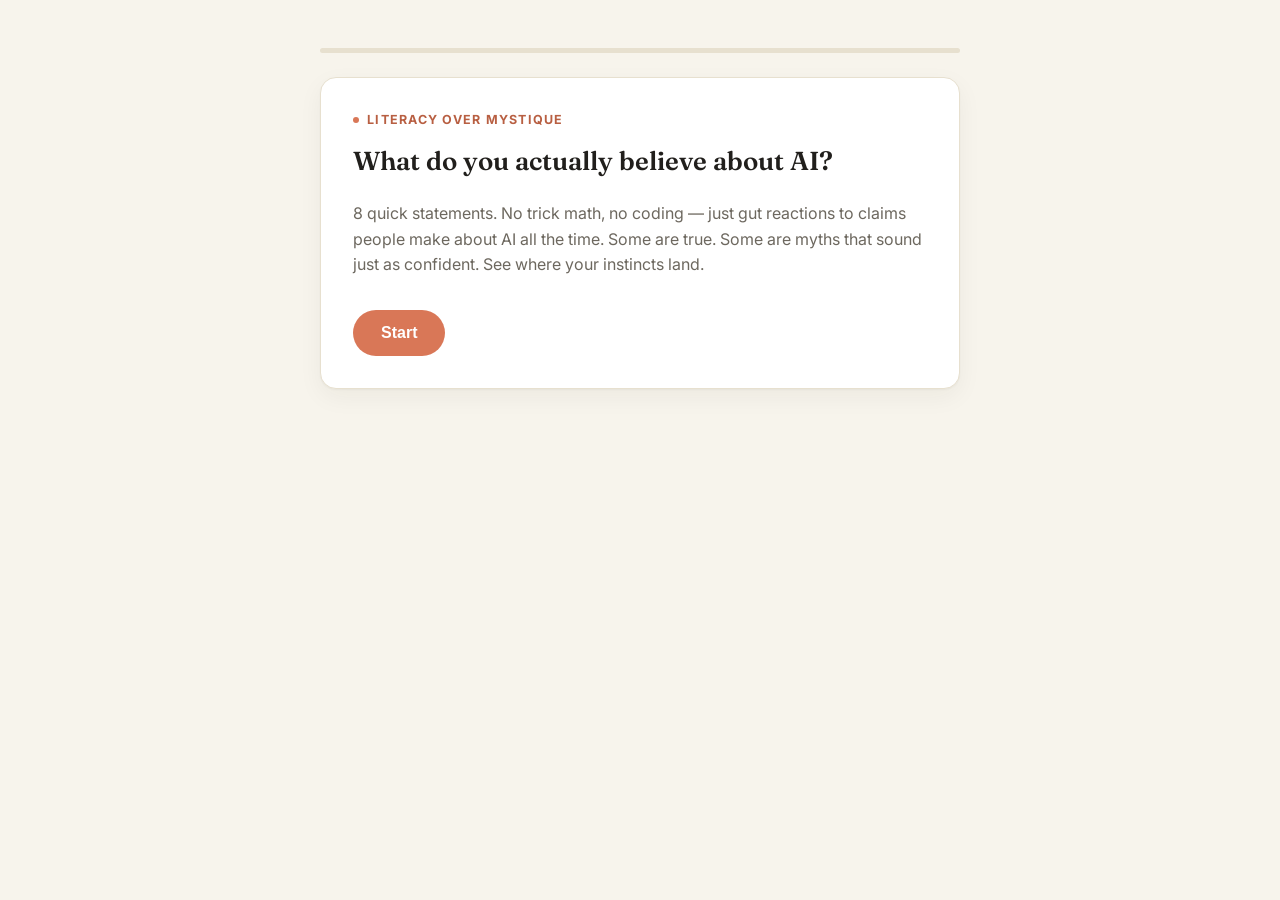
<file: ai-myths-quiz.html>
<!DOCTYPE html>
<html lang="en">
<head>
<meta charset="UTF-8">
<meta name="viewport" content="width=device-width, initial-scale=1.0">
<title>What Do You Actually Believe About AI?</title>
<link rel="preconnect" href="https://fonts.googleapis.com">
<link rel="preconnect" href="https://fonts.gstatic.com" crossorigin>
<link href="https://fonts.googleapis.com/css2?family=Fraunces:ital,opsz,wght@0,9..144,500;0,9..144,600;1,9..144,500&family=Inter:wght@400;500;600;700;800&display=swap" rel="stylesheet">
<link rel="stylesheet" href="styles.css">
</head>
<body>
<div class="quiz-page">
  <div class="quiz-shell">
    <div class="progress-track"><div class="progress-fill" id="progress" style="width:0%"></div></div>
    <div class="q-card" id="app"></div>
  </div>
</div>

<script>
// Each question: statement + two options.
// isMyth: true marks the option that is the common misconception (wrong).
const QUESTIONS = [
  {
    category: "Sentience & Understanding",
    text: "When an AI writes something that sounds heartfelt, what's actually happening?",
    options: [
      { text: "It understands the emotions involved and is drawing on something like genuine feeling to respond.", isMyth: true },
      { text: "It's predicting the most statistically fitting words based on patterns in emotional writing it was trained on — no verified inner experience involved.", isMyth: false }
    ],
    mythNote: "There's no scientific evidence that language models have subjective experience. Emotionally resonant output is a pattern-matching skill, not proof of feeling."
  },
  {
    category: "Sentience & Understanding",
    text: "If a chatbot claims to have feelings or says it's self-aware, that's meaningful evidence it actually is.",
    options: [
      { text: "Disagree — a model saying 'I feel' is just the most probable next words; it's not a report from an inner state we can verify exists.", isMyth: false },
      { text: "Agree — if it says it, and says it convincingly, that counts as real evidence.", isMyth: true }
    ],
    mythNote: "A confident first-person claim is still just generated text. Convincing phrasing isn't verification of an inner state — there's no mechanism by which we could confirm one exists."
  },
  {
    category: "Capability & Reliability",
    text: "A newer, more powerful AI model basically stops making factual mistakes — bigger just means more accurate.",
    options: [
      { text: "Agree — scale mostly solves accuracy; the biggest models are the most trustworthy.", isMyth: true },
      { text: "Disagree — bigger models are often more fluent and capable, but confident-sounding factual errors (hallucinations) haven't gone away with scale.", isMyth: false }
    ],
    mythNote: "Scale improves a lot of things, but hallucination is a structural feature of how these models generate text, not just a size problem — even top models confidently state wrong facts."
  },
  {
    category: "Capability & Reliability",
    text: "AI can reliably tell when it doesn't know something — it 'knows what it doesn't know.'",
    options: [
      { text: "Agree — it's usually good at flagging uncertainty or admitting a gap.", isMyth: true },
      { text: "Disagree — it often states wrong answers with the same confident tone as right ones, because it doesn't have a built-in sense of its own certainty.", isMyth: false }
    ],
    mythNote: "Models don't have reliable introspective access to their own confidence. Fluency and correctness are separate — and a wrong answer can sound just as sure as a right one."
  },
  {
    category: "Objectivity & Bias",
    text: "Because AI is 'just math,' its outputs are neutral and free of human bias.",
    options: [
      { text: "Agree — it's a calculation, not a person, so it can't be biased the way people are.", isMyth: true },
      { text: "Disagree — it's trained on human-generated data and reflects the patterns, gaps, and skews present in that data.", isMyth: false }
    ],
    mythNote: "The math is neutral; the training data isn't. Models inherit the biases embedded in the text they learned from, and this is a well-documented, active research problem."
  },
  {
    category: "Objectivity & Bias",
    text: "An AI gives the same quality of answer to everyone, regardless of how a question is phrased.",
    options: [
      { text: "Disagree — phrasing, framing, and specificity noticeably change the quality of what comes back; how you ask is part of what you get.", isMyth: false },
      { text: "Agree — the model, not the wording, is what determines answer quality.", isMyth: true }
    ],
    mythNote: "Prompt quality is not neutral. Vague or ambiguous phrasing gives the model more room to guess wrong about what you actually wanted."
  },
  {
    category: "How It Actually Works",
    text: "AI is continuously learning from your conversations in real time, updating its 'brain' as you chat with it.",
    options: [
      { text: "Disagree — a deployed model's core knowledge is fixed from training; it doesn't rewire itself mid-conversation, though a conversation's context does shape that one exchange.", isMyth: false },
      { text: "Agree — every conversation teaches it something new, live.", isMyth: true }
    ],
    mythNote: "A deployed model's weights are frozen — it isn't rewriting itself from your chat. What looks like 'learning' inside a conversation is the model using that conversation's context, which resets once the session ends."
  },
  {
    category: "How It Actually Works",
    text: "Modern AI mostly works by searching a giant database of pre-written answers and retrieving the closest match.",
    options: [
      { text: "Disagree — it generates new text token by token based on learned patterns; there's no database of finished answers being searched.", isMyth: false },
      { text: "Agree — somewhere there's a huge lookup table of answers it's pulling from.", isMyth: true }
    ],
    mythNote: "There's no lookup table of finished answers. The model generates each response token by token from learned patterns — ask the same question twice and the exact wording can even come out differently."
  }
];

const FOCUS_LINES = {
  "Sentience & Understanding": "focus on the difference between fluent output and felt experience — sounding emotional isn't evidence of having emotions.",
  "Capability & Reliability": "focus on how hallucination works and why fluent, confident-sounding output isn't the same thing as accurate output.",
  "Objectivity & Bias": "focus on where training data comes from — bias isn't a bug in the math, it's inherited from what the model read.",
  "How It Actually Works": "focus on the mechanics — a fixed, trained model generating text token by token, not a live-updating brain or a lookup table."
};

let step = -1; // -1 = intro
let answers = [];

const app = document.getElementById("app");
const progress = document.getElementById("progress");

function renderIntro() {
  progress.style.width = "0%";
  app.innerHTML = `
    <div class="eyebrow" style="margin-bottom:14px;">LITERACY OVER MYSTIQUE</div>
    <div class="q-text" style="font-size:26px;">What do you actually believe about AI?</div>
    <p style="color:var(--muted);font-size:16px;margin-bottom:24px;">8 quick statements. No trick math, no coding — just gut reactions to claims people make about AI all the time. Some are true. Some are myths that sound just as confident. See where your instincts land.</p>
    <button class="start-btn" id="startBtn">Start</button>
  `;
  document.getElementById("startBtn").onclick = () => { step = 0; renderQuestion(); };
}

function renderQuestion() {
  const q = QUESTIONS[step];
  progress.style.width = `${(step / QUESTIONS.length) * 100}%`;
  app.innerHTML = `
    <div class="q-meta">Question ${step + 1} of ${QUESTIONS.length} — ${q.category}</div>
    <div class="q-text">${q.text}</div>
    <div class="options">
      ${q.options.map((o, i) => `<button class="opt" data-i="${i}">${o.text}</button>`).join("")}
    </div>
  `;
  app.querySelectorAll(".opt").forEach(btn => {
    btn.onclick = () => {
      const opt = q.options[parseInt(btn.dataset.i)];
      answers.push({ category: q.category, isMyth: opt.isMyth, mythNote: q.mythNote });
      step++;
      if (step < QUESTIONS.length) renderQuestion(); else renderResults();
    };
  });
}

function renderResults() {
  progress.style.width = "100%";
  const categories = {};
  answers.forEach(a => {
    if (!categories[a.category]) categories[a.category] = { total: 0, myths: 0, notes: [] };
    categories[a.category].total++;
    if (a.isMyth) { categories[a.category].myths++; categories[a.category].notes.push(a.mythNote); }
  });
  const totalMyths = answers.filter(a => a.isMyth).length;
  const weakest = Object.entries(categories).sort((a, b) => b[1].myths - a[1].myths)[0][0];

  app.innerHTML = `
    <div class="results">
      <div class="eyebrow">YOUR RESULTS</div>
      <h2>Here's what you lean toward</h2>
      <p class="result-lede">You leaned toward ${totalMyths} of the ${QUESTIONS.length} common myths tested here. Everyone starts somewhere — the breakdown below shows exactly where.</p>
      ${Object.entries(categories).map(([cat, c]) => `
        <div class="bar-row">
          <div class="bar-label">${cat}</div>
          <div class="bar-track"><div class="bar-fill" style="width:${((c.total - c.myths) / c.total) * 100}%"></div></div>
          <div class="bar-score">${c.total - c.myths}/${c.total}</div>
        </div>
      `).join("")}
      <div class="focus-line"><strong>Where to focus:</strong> ${weakest}. ${FOCUS_LINES[weakest]}</div>
      ${Object.entries(categories).map(([cat, c]) => `
        <div class="category-block">
          <div class="cat-title">${cat}</div>
          <div class="cat-score">${c.myths} / ${c.total} myths held</div>
          ${c.notes.map(n => `<div class="myth-note">${n}</div>`).join("")}
        </div>
      `).join("")}
      <button class="retake" id="retakeBtn">Take it again</button>
    </div>
  `;
  document.getElementById("retakeBtn").onclick = () => { step = -1; answers = []; renderIntro(); };
}

renderIntro();
</script>
</body>
</html>
</file>
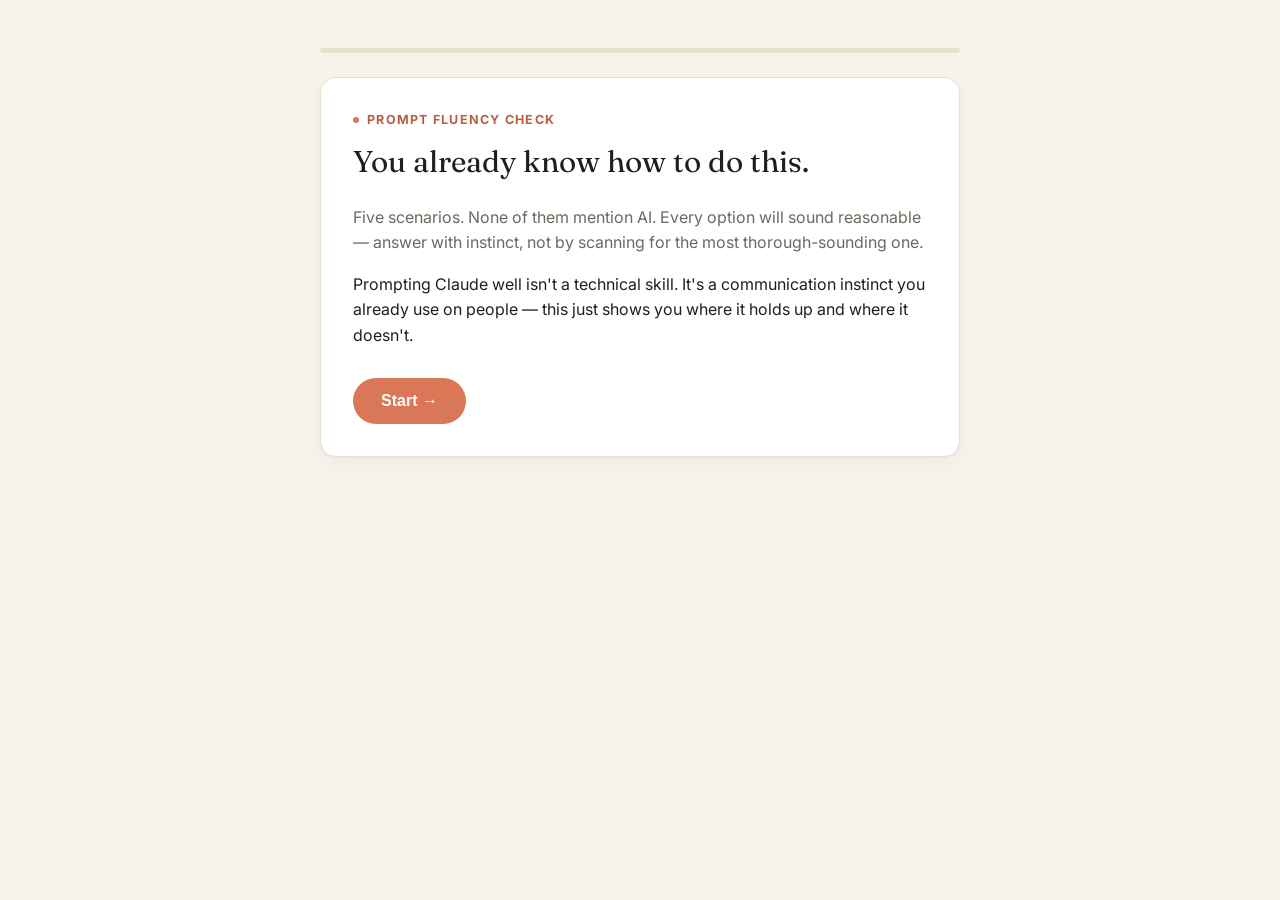
<file: fluency-quiz.html>
<!DOCTYPE html>
<html lang="en">
<head>
<meta charset="UTF-8">
<meta name="viewport" content="width=device-width, initial-scale=1.0">
<title>Prompt Fluency Check</title>
<link rel="preconnect" href="https://fonts.googleapis.com">
<link rel="preconnect" href="https://fonts.gstatic.com" crossorigin>
<link href="https://fonts.googleapis.com/css2?family=Fraunces:ital,opsz,wght@0,9..144,500;0,9..144,600;1,9..144,500&family=Inter:wght@400;500;600;700;800&display=swap" rel="stylesheet">
<link rel="stylesheet" href="styles.css">
</head>
<body>
<div class="quiz-page">
  <div class="quiz-shell">
    <div class="progress-track"><div class="progress-fill" id="progress" style="width:0%"></div></div>
    <div class="q-card" id="app"></div>
  </div>
</div>

<script>
// dim: which of the 5 dimensions this option demonstrates skilled instinct for.
// null = a common but less-calibrated choice (no credit).
const DIMENSIONS = ["Context-setting", "Specificity", "Iteration", "Audience calibration", "Goal clarity"];

const QUESTIONS = [
  {
    text: "You're delegating a task to a teammate over text, and you only have one message before they start working. What do you send?",
    options: [
      { text: "Make it good and thorough — cover as many angles as you reasonably can.", dim: null },
      { text: "Do exactly X, in Y format, due by Z.", dim: "Specificity" },
      { text: "The full project history and every doc we've discussed, so nothing gets missed.", dim: null },
      { text: "The one-sentence goal, plus the one constraint that actually matters. Go.", dim: "Goal clarity" }
    ]
  },
  {
    text: "You're briefing a tutor on what you need before a first session that's only 20 minutes long. What do you say?",
    options: [
      { text: "Start wherever seems most broken, and I'll tell you if you're off.", dim: "Iteration" },
      { text: "I'm stuck specifically on integration by parts — problems 4 and 7.", dim: "Specificity" },
      { text: "Just send me a full written explanation of everything before we talk.", dim: null },
      { text: "I want to cover the entire unit in detail so nothing is left out.", dim: null }
    ]
  },
  {
    text: "A friend asks you to look at their job application essay, then asks, \"is this good?\" What's your response?",
    options: [
      { text: "It's well-written, so it should work anywhere you send it.", dim: null },
      { text: "This paragraph flattens once it hits the second example — fix that and send it back.", dim: "Iteration" },
      { text: "Depends — is this going to a creative-industry recruiter or a finance one? That changes what \"good\" means here.", dim: "Audience calibration" },
      { text: "It's fine, but here's a full rewrite of the whole thing from scratch.", dim: null }
    ]
  },
  {
    text: "You have to give the same career update at a family dinner and at a work standup. What do you do?",
    options: [
      { text: "Give the identical, fully detailed version both times so nothing gets lost.", dim: null },
      { text: "Tell two different versions — one about what changed for us, one about what shipped.", dim: "Audience calibration" },
      { text: "Include everything that happened this month so I don't leave anything out.", dim: null },
      { text: "Decide first what the one thing is I want each audience to walk away knowing.", dim: "Goal clarity" }
    ]
  },
  {
    text: "A roommate offers to grab something from the store on their way home. You get one text to send.",
    options: [
      { text: "Some milk would be great, whatever kind, really anything works.", dim: null },
      { text: "I'm out of milk for tomorrow's breakfast — can you grab some before 9?", dim: "Context-setting" },
      { text: "Also grab snacks, and toiletries, and check if we need trash bags — anything you notice, really.", dim: null },
      { text: "Oat milk — the carton with the blue label from Trader Joe's, not the one from Target.", dim: "Specificity" }
    ]
  }
];

const ARCHETYPES = {
  "Context-setting": {
    title: "The Briefer",
    desc: "You give the why before the what — background isn't padding to you, it's what keeps the output from missing the point.",
    mapsTo: "Lead with the one piece of context that changes the answer — the deadline, the constraint, the reason it matters.",
    backfire: "Load in too much backstory and Claude spends its effort summarizing your context back to you instead of solving the actual ask."
  },
  "Specificity": {
    title: "The Precisionist",
    desc: "You'd rather name the exact constraint than describe the vibe — format, deadline, scope, spelled out, no guessing required.",
    mapsTo: "Say exactly what you want back — format, length, the one thing to avoid — instead of describing the shape of a good answer.",
    backfire: "Over-specify and you can box out a better answer than the one you asked for — sometimes the model needs room to push back on your framing."
  },
  "Iteration": {
    title: "The Iterator",
    desc: "You treat a first attempt as information, not failure — you correct with specifics instead of starting over. That's the loop good prompting actually runs on.",
    mapsTo: "Treat the first answer as a draft, not a verdict. Say exactly what's off — not just \"try again.\"",
    backfire: "When you skip framing, Claude fills the gap with a generic default — technically responsive, but not what you actually needed."
  },
  "Audience calibration": {
    title: "The Translator",
    desc: "You never send the same message twice — you already know that \"good\" depends entirely on who's receiving it.",
    mapsTo: "Prompting Claude well is audience calibration — you decide who the output is speaking to and how much it already knows.",
    backfire: "Calibrating too hard to an imagined audience can make you hedge the actual point — sometimes the clearest move is just saying the thing."
  },
  "Goal clarity": {
    title: "The Closer",
    desc: "You lead with the one thing that actually matters and cut everything else — a habit that makes both people and models finish faster.",
    mapsTo: "Decide the one thing you want the output to accomplish before you write the ask — everything else is negotiable.",
    backfire: "Compress too early and you can cut the one constraint that mattered — the detail that would have changed the whole approach."
  }
};

const POINTS_PER_HIT = 2;
const SCALE_MAX = 8;

let step = -1;
let scores = { "Context-setting": 0, "Specificity": 0, "Iteration": 0, "Audience calibration": 0, "Goal clarity": 0 };

const app = document.getElementById("app");
const progress = document.getElementById("progress");

function renderIntro() {
  progress.style.width = "0%";
  app.innerHTML = `
    <div class="eyebrow">PROMPT FLUENCY CHECK</div>
    <div class="q-text" style="font-family:var(--serif);font-weight:400;font-size:30px;">You already know how to do this.</div>
    <p style="color:var(--muted);font-size:16px;margin-bottom:8px;">Five scenarios. None of them mention AI. Every option will sound reasonable — answer with instinct, not by scanning for the most thorough-sounding one.</p>
    <p style="font-size:16px;margin-bottom:22px;">Prompting Claude well isn't a technical skill. It's a communication instinct you already use on people — this just shows you where it holds up and where it doesn't.</p>
    <button class="start-btn" id="startBtn">Start &rarr;</button>
  `;
  document.getElementById("startBtn").onclick = () => { step = 0; renderQuestion(); };
}

function renderQuestion() {
  const q = QUESTIONS[step];
  progress.style.width = `${(step / QUESTIONS.length) * 100}%`;
  app.innerHTML = `
    <div class="q-meta">Question ${step + 1} of ${QUESTIONS.length}</div>
    <div class="q-text">${q.text}</div>
    <div class="options">
      ${q.options.map((o, i) => `<button class="opt" data-i="${i}">${o.text}</button>`).join("")}
    </div>
  `;
  app.querySelectorAll(".opt").forEach(btn => {
    btn.onclick = () => {
      const opt = q.options[parseInt(btn.dataset.i)];
      if (opt.dim) scores[opt.dim] += POINTS_PER_HIT;
      step++;
      if (step < QUESTIONS.length) renderQuestion(); else renderResults();
    };
  });
}

function renderResults() {
  progress.style.width = "100%";
  const topDim = Object.entries(scores).sort((a, b) => b[1] - a[1])[0][0];
  const arc = ARCHETYPES[topDim];

  app.innerHTML = `
    <div class="results">
      <div class="eyebrow">YOUR RESULT</div>
      <h2 style="font-family:var(--serif);">${arc.title}</h2>
      <p class="result-lede">${arc.desc}</p>
      ${DIMENSIONS.map(d => `
        <div class="bar-row">
          <div class="bar-label">${d}</div>
          <div class="bar-track"><div class="bar-fill" style="width:${Math.min(scores[d], SCALE_MAX) / SCALE_MAX * 100}%"></div></div>
          <div class="bar-score">${scores[d]}/${SCALE_MAX}</div>
        </div>
      `).join("")}
      <div class="category-block">
        <div class="cat-title">Where this maps to Claude</div>
        <div class="myth-note">${arc.mapsTo}</div>
        <div class="myth-note">Prompting Claude well is audience calibration — you decide who the output is speaking to and how much it already knows.</div>
      </div>
      <div class="category-block">
        <div class="cat-title">Where this instinct backfires</div>
        <div class="myth-note" style="background:var(--accent-soft);border-left-color:var(--accent-dark);padding:12px 14px;border-left-width:3px;">${arc.backfire}</div>
      </div>
      <div class="quote">&ldquo;Purpose beats pleasure.&rdquo; &mdash; Aristotle</div>
      <p style="font-size:15px;color:var(--muted);">This tool isn't testing whether you can get a fast answer out of Claude. It's testing whether you communicate with intent — which is the actual skill, on people or on models.</p>
      <button class="retake" id="retakeBtn">Retake &rarr;</button>
      <div class="quiz-footer">
        Built with Claude by Charice Huang &mdash; Claude Campus Ambassador applicant, NYU, Fall 2026.<br>
        This is a working prototype of a semester-long feedback-loop event format: score how people actually communicate under trade-offs, then teach fluency from that baseline instead of a generic tutorial.
      </div>
    </div>
  `;
  document.getElementById("retakeBtn").onclick = () => {
    step = -1;
    scores = { "Context-setting": 0, "Specificity": 0, "Iteration": 0, "Audience calibration": 0, "Goal clarity": 0 };
    renderIntro();
  };
}

renderIntro();
</script>
</body>
</html>
</file>
<file: styles.css>
/* Claude Campus Ambassador Proposal — shared styles */

:root {
  --bg: #f7f4ec;
  --bg-soft: #f1ece0;
  --card: #ffffff;
  --card-soft: #f4efe4;
  --border: #e7e0cf;
  --text: #211f1c;
  --muted: #6d685f;
  --accent: #d97757;
  --accent-dark: #b85f42;
  --accent-soft: #fbe8de;
  --radius: 16px;
  --radius-sm: 10px;
  --serif: "Fraunces", Georgia, "Iowan Old Style", serif;
  --sans: "Inter", -apple-system, BlinkMacSystemFont, "Segoe UI", Helvetica, Arial, sans-serif;
  --shadow: 0 1px 2px rgba(33,31,28,0.04), 0 8px 24px rgba(33,31,28,0.05);
}

* { box-sizing: border-box; }

html { scroll-behavior: smooth; }

body {
  margin: 0;
  background: var(--bg);
  color: var(--text);
  font-family: var(--sans);
  line-height: 1.6;
  -webkit-font-smoothing: antialiased;
}

::selection { background: var(--accent-soft); color: var(--accent-dark); }

a { color: var(--accent-dark); }

/* ---------- header / nav ---------- */

.site-header {
  position: sticky;
  top: 0;
  z-index: 50;
  background: rgba(247, 244, 236, 0.82);
  backdrop-filter: saturate(180%) blur(10px);
  -webkit-backdrop-filter: saturate(180%) blur(10px);
  border-bottom: 1px solid var(--border);
}

.site-header-inner {
  max-width: 860px;
  margin: 0 auto;
  padding: 16px 24px;
  display: flex;
  align-items: center;
  justify-content: space-between;
  gap: 20px;
}

.wordmark {
  display: flex;
  align-items: center;
  gap: 8px;
  min-width: 0;
  font-family: var(--serif);
  font-weight: 600;
  font-size: 17px;
  color: var(--text);
}

.wordmark-text {
  overflow: hidden;
  text-overflow: ellipsis;
  white-space: nowrap;
}

.wordmark .spark {
  width: 16px;
  height: 16px;
  flex-shrink: 0;
  color: var(--accent);
}

.wordmark .x {
  color: var(--muted);
  font-family: var(--sans);
  font-weight: 400;
  font-size: 15px;
}

.header-actions {
  display: flex;
  align-items: center;
  gap: 16px;
  flex-shrink: 0;
}

.site-nav {
  display: flex;
  gap: 16px;
  flex-wrap: wrap;
}

.site-nav a {
  font-size: 14px;
  font-weight: 600;
  color: var(--muted);
  text-decoration: none;
  transition: color 0.15s ease;
}

.site-nav a:hover { color: var(--accent-dark); }

.linkedin-link {
  display: inline-flex;
  align-items: center;
  justify-content: center;
  width: 32px;
  height: 32px;
  color: var(--muted);
  flex-shrink: 0;
  line-height: 0;
  border-radius: 8px;
  transition: color 0.15s ease, background 0.15s ease;
}

.linkedin-link svg {
  width: 20px;
  height: 20px;
  display: block;
}

.linkedin-link:hover,
.linkedin-link:focus-visible {
  color: var(--accent-dark);
}

@media (max-width: 560px) {
  .site-nav { display: none; }
}

/* ---------- layout ---------- */

.wrap {
  max-width: 760px;
  margin: 0 auto;
  padding: 56px 24px 96px;
}

.hero {
  position: relative;
  padding-top: 8px;
}

.hero-glow {
  position: absolute;
  top: -60px;
  right: -120px;
  width: 320px;
  height: 320px;
  background: radial-gradient(circle, rgba(217,119,87,0.16) 0%, rgba(217,119,87,0) 70%);
  pointer-events: none;
  z-index: -1;
}

.hero-quote {
  font-family: var(--serif);
  font-weight: 500;
  font-style: italic;
  font-size: 21px;
  line-height: 1.5;
  color: var(--text);
  border-left: 3px solid var(--accent);
  padding-left: 20px;
  margin-bottom: 40px;
  max-width: 640px;
}

.hero-quote-attr {
  font-family: var(--sans);
  font-style: normal;
  font-size: 13px;
  letter-spacing: 0.03em;
  font-weight: 700;
  text-transform: uppercase;
  color: var(--muted);
  margin-top: 10px;
}

.eyebrow {
  color: var(--accent-dark);
  font-weight: 700;
  font-size: 12.5px;
  letter-spacing: 0.1em;
  text-transform: uppercase;
  margin-bottom: 12px;
  display: flex;
  align-items: center;
  gap: 8px;
}

.eyebrow::before {
  content: "";
  width: 6px;
  height: 6px;
  border-radius: 50%;
  background: var(--accent);
  flex-shrink: 0;
}

h1 {
  font-family: var(--serif);
  font-size: 46px;
  line-height: 1.14;
  font-weight: 600;
  margin: 0 0 22px;
  letter-spacing: -0.01em;
}

h2 {
  font-family: var(--serif);
  font-size: 32px;
  font-weight: 600;
  margin: 0 0 30px;
  letter-spacing: -0.01em;
}

.lede {
  color: var(--muted);
  font-size: 18px;
  max-width: 620px;
  margin: 0 0 8px;
}

section { margin: 64px 0; scroll-margin-top: 84px; }

hr {
  border: none;
  border-top: 1px solid var(--border);
  margin: 60px 0;
}

.grid {
  display: grid;
  grid-template-columns: repeat(3, 1fr);
  gap: 16px;
}

.grid-2 {
  display: grid;
  grid-template-columns: 1fr 1fr;
  gap: 16px;
}

@media (max-width: 640px) {
  .grid, .grid-2 { grid-template-columns: 1fr; }
  h1 { font-size: 34px; }
  h2 { font-size: 26px; }
  .site-header-inner { padding: 14px 20px; }
}

.card {
  background: var(--card);
  border: 1px solid var(--border);
  border-radius: var(--radius);
  padding: 22px;
  transition: border-color 0.15s ease, box-shadow 0.15s ease, transform 0.15s ease;
}

.card:hover {
  border-color: #dfcdbd;
  box-shadow: var(--shadow);
  transform: translateY(-1px);
}

.card .label {
  color: var(--accent-dark);
  font-weight: 700;
  font-size: 12px;
  letter-spacing: 0.08em;
  text-transform: uppercase;
  margin-bottom: 8px;
}

.card p, .card .title { margin: 0; }

.card .title {
  font-family: var(--serif);
  font-weight: 600;
  font-size: 19px;
  margin-bottom: 8px;
}

.card .desc {
  color: var(--muted);
  font-size: 15.5px;
}

.pillar-card p {
  color: var(--muted);
  font-size: 15.5px;
  margin: 0;
}

.citations {
  margin-top: 20px;
  padding-top: 16px;
  border-top: 1px solid var(--border);
}

.citations .cite-label {
  font-weight: 700;
  font-size: 13px;
  margin-bottom: 10px;
}

.citations ol {
  margin: 0;
  padding-left: 18px;
  color: var(--muted);
  font-size: 14px;
}

.citations li { margin-bottom: 6px; }
.citations a { color: var(--accent-dark); }

.quiz-card {
  background: var(--card);
  border: 1px solid var(--border);
  border-radius: var(--radius);
  padding: 26px;
  box-shadow: var(--shadow);
}

.quiz-card .quiz-title {
  font-family: var(--serif);
  font-weight: 600;
  font-size: 19px;
  margin-bottom: 4px;
}

.quiz-card .quiz-tagline {
  color: var(--muted);
  font-size: 15px;
  margin-bottom: 18px;
}

.quiz-embed {
  border-radius: var(--radius-sm);
  overflow: hidden;
  border: 1px solid var(--border);
}

.quiz-embed iframe {
  width: 100%;
  height: 440px;
  border: none;
  display: block;
  background: var(--card-soft);
}

.event-item {
  border-left: 3px solid var(--accent);
  padding-left: 18px;
  margin-bottom: 28px;
}

.event-item .event-title {
  font-family: var(--serif);
  font-weight: 600;
  font-size: 19px;
  margin-bottom: 6px;
}

.event-item p {
  color: var(--muted);
  font-size: 15.5px;
  margin: 0 0 4px;
}

.event-item .who {
  font-size: 14px;
  color: var(--accent-dark);
  font-style: italic;
}

.cadence {
  color: var(--muted);
  font-size: 15.5px;
  background: var(--card-soft);
  border-radius: var(--radius-sm);
  padding: 16px 18px;
}

.closing {
  background: linear-gradient(160deg, var(--accent-soft), var(--card-soft));
  border-radius: var(--radius);
  padding: 44px;
  text-align: center;
}

.closing p {
  font-family: var(--serif);
  font-size: 20px;
  margin: 0 0 22px;
  max-width: 520px;
  margin-left: auto;
  margin-right: auto;
}

.closing a.button {
  display: inline-block;
  background: var(--accent);
  color: #fff;
  font-weight: 700;
  text-decoration: none;
  padding: 14px 30px;
  border-radius: 999px;
  transition: background 0.15s ease, transform 0.15s ease;
}

.closing a.button:hover {
  background: var(--accent-dark);
  transform: translateY(-1px);
}

.footer {
  text-align: center;
  color: var(--muted);
  font-size: 13.5px;
  margin-top: 52px;
}

.profile-widget {
  position: fixed;
  left: 24px;
  bottom: 24px;
  background: #fff;
  border-radius: 999px;
  box-shadow: 0 10px 30px rgba(33,31,28,0.12);
  padding: 10px 20px 10px 10px;
  display: flex;
  align-items: center;
  gap: 12px;
  max-width: 300px;
  z-index: 40;
  border: 1px solid var(--border);
}

.profile-widget img {
  width: 42px;
  height: 42px;
  border-radius: 50%;
  object-fit: cover;
  flex-shrink: 0;
}

.profile-widget .name {
  font-weight: 700;
  font-size: 14px;
}

.profile-widget .tag {
  font-style: italic;
  color: var(--muted);
  font-size: 12.5px;
  line-height: 1.3;
}

@media (max-width: 560px) {
  .profile-widget { left: 12px; bottom: 12px; max-width: calc(100vw - 24px); }
}

.photo-pair {
  display: grid;
  grid-template-columns: 1fr 1fr;
  gap: 16px;
}

.photo-gallery {
  display: grid;
  grid-template-columns: repeat(3, 1fr);
  gap: 14px;
}

@media (max-width: 640px) {
  .photo-gallery { grid-template-columns: repeat(2, 1fr); }
}

.photo-gallery .photo-slot { aspect-ratio: 3 / 4; }
.photo-gallery .photo-slot.landscape { aspect-ratio: 4 / 3; }

.photo-slot {
  border: 1.5px dashed #d8cdbb;
  border-radius: var(--radius);
  aspect-ratio: 4 / 3;
  display: flex;
  align-items: center;
  justify-content: center;
  background: var(--card-soft);
  color: var(--muted);
  font-size: 14px;
  text-align: center;
  padding: 16px;
  overflow: hidden;
  transition: transform 0.15s ease, box-shadow 0.15s ease;
}

.photo-gallery .photo-slot:hover {
  transform: translateY(-2px);
  box-shadow: var(--shadow);
}

.photo-slot img {
  width: 100%;
  height: 100%;
  object-fit: cover;
  border-radius: calc(var(--radius) - 2px);
}

.photo-caption {
  margin-top: 8px;
  font-size: 13.5px;
  color: var(--muted);
  text-align: center;
}

.photo-tag {
  font-weight: 700;
  color: var(--accent-dark);
}

/* ---- quiz page (standalone/embedded) ---- */

.quiz-page {
  background: var(--bg);
  min-height: 100vh;
  display: flex;
  align-items: flex-start;
  justify-content: center;
  padding: 48px 20px;
}

.quiz-shell { width: 100%; max-width: 640px; }

.progress-track {
  height: 5px;
  background: var(--border);
  border-radius: 3px;
  margin-bottom: 24px;
  overflow: hidden;
}

.progress-fill {
  height: 100%;
  background: var(--accent);
  border-radius: 3px;
  transition: width 0.25s ease;
}

.q-card {
  background: #fff;
  border: 1px solid var(--border);
  border-radius: var(--radius);
  padding: 32px;
  box-shadow: var(--shadow);
}

.q-meta {
  color: var(--muted);
  font-size: 13.5px;
  font-weight: 600;
  margin-bottom: 8px;
}

.q-text {
  font-family: var(--serif);
  font-size: 23px;
  font-weight: 600;
  margin-bottom: 22px;
  line-height: 1.35;
}

.options { display: flex; flex-direction: column; gap: 12px; }

.opt {
  text-align: left;
  background: #fff;
  border: 1px solid var(--border);
  border-radius: var(--radius-sm);
  padding: 16px 18px;
  font-size: 16px;
  font-family: inherit;
  cursor: pointer;
  color: var(--text);
  transition: border-color 0.15s ease, background 0.15s ease;
}

.opt:hover { border-color: var(--accent); }

.opt.selected {
  background: var(--accent-soft);
  border-color: var(--accent);
}

.start-btn {
  background: var(--accent);
  color: #fff;
  border: none;
  font-weight: 700;
  font-size: 16px;
  padding: 14px 28px;
  border-radius: 999px;
  cursor: pointer;
  margin-top: 8px;
  transition: background 0.15s ease, transform 0.15s ease;
}

.start-btn:hover { background: var(--accent-dark); transform: translateY(-1px); }

.results h2 { font-size: 27px; margin-bottom: 10px; }
.results .result-lede { color: var(--muted); font-size: 16px; margin-bottom: 24px; }

.bar-row {
  display: flex;
  align-items: center;
  gap: 12px;
  margin-bottom: 10px;
  font-size: 15px;
}

.bar-label { width: 160px; flex-shrink: 0; color: var(--text); }
.bar-track { flex: 1; height: 8px; background: var(--border); border-radius: 4px; overflow: hidden; }
.bar-fill { height: 100%; background: var(--accent); border-radius: 4px; transition: width 0.4s ease; }
.bar-score { width: 34px; text-align: right; color: var(--muted); font-size: 13.5px; }

.category-block { margin-top: 22px; }
.category-block .cat-title { font-weight: 700; margin-bottom: 4px; }
.category-block .cat-score { color: var(--muted); font-size: 14px; margin-bottom: 8px; }
.category-block .myth-note {
  border-left: 3px solid var(--accent);
  padding-left: 14px;
  margin-bottom: 10px;
  color: var(--text);
  font-size: 15px;
}

.focus-line {
  background: var(--accent-soft);
  border-radius: var(--radius-sm);
  padding: 14px 18px;
  margin: 18px 0 6px;
  font-size: 15px;
}

.quote {
  font-family: var(--serif);
  font-style: italic;
  font-size: 17px;
  margin: 24px 0;
}

.retake {
  background: none;
  border: none;
  color: var(--accent-dark);
  font-weight: 700;
  cursor: pointer;
  font-size: 15px;
  padding: 0;
  margin-top: 8px;
}

.quiz-footer {
  margin-top: 28px;
  color: var(--muted);
  font-size: 13.5px;
  border-top: 1px solid var(--border);
  padding-top: 16px;
}
</file>
